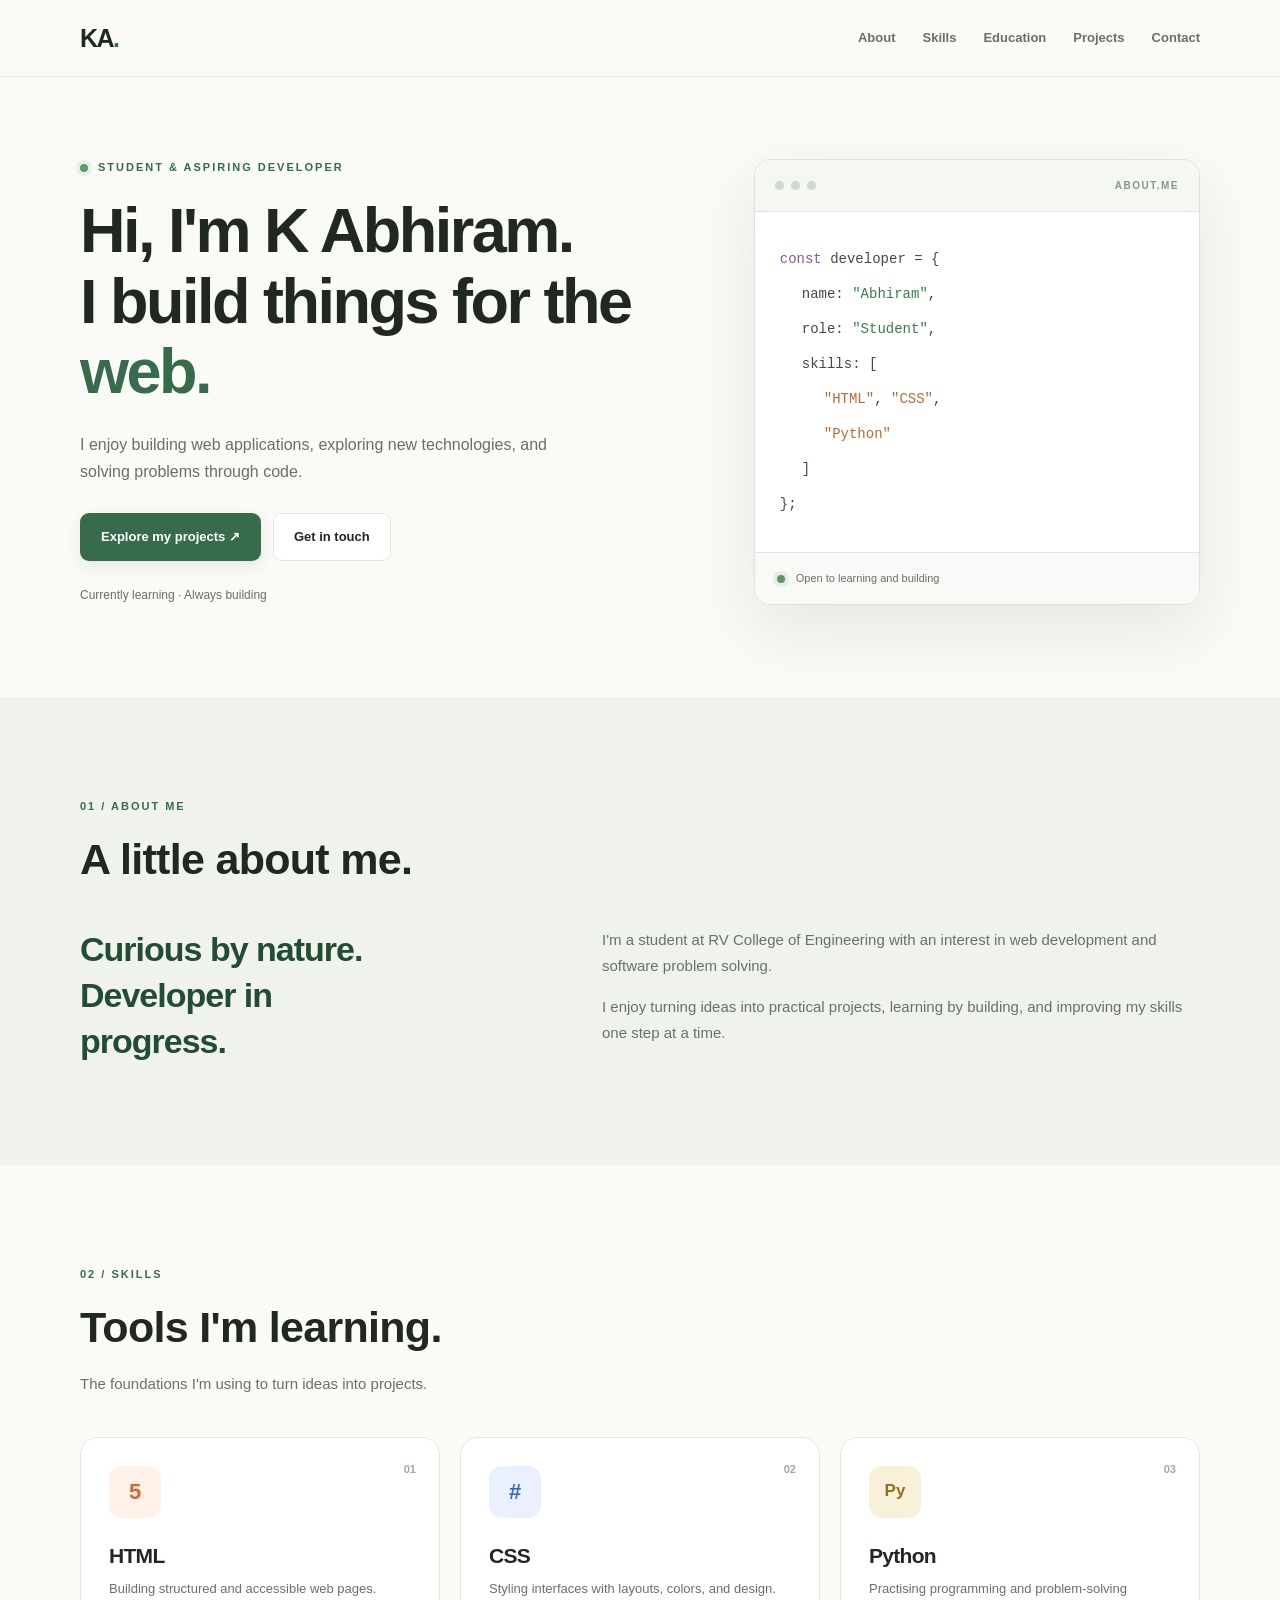
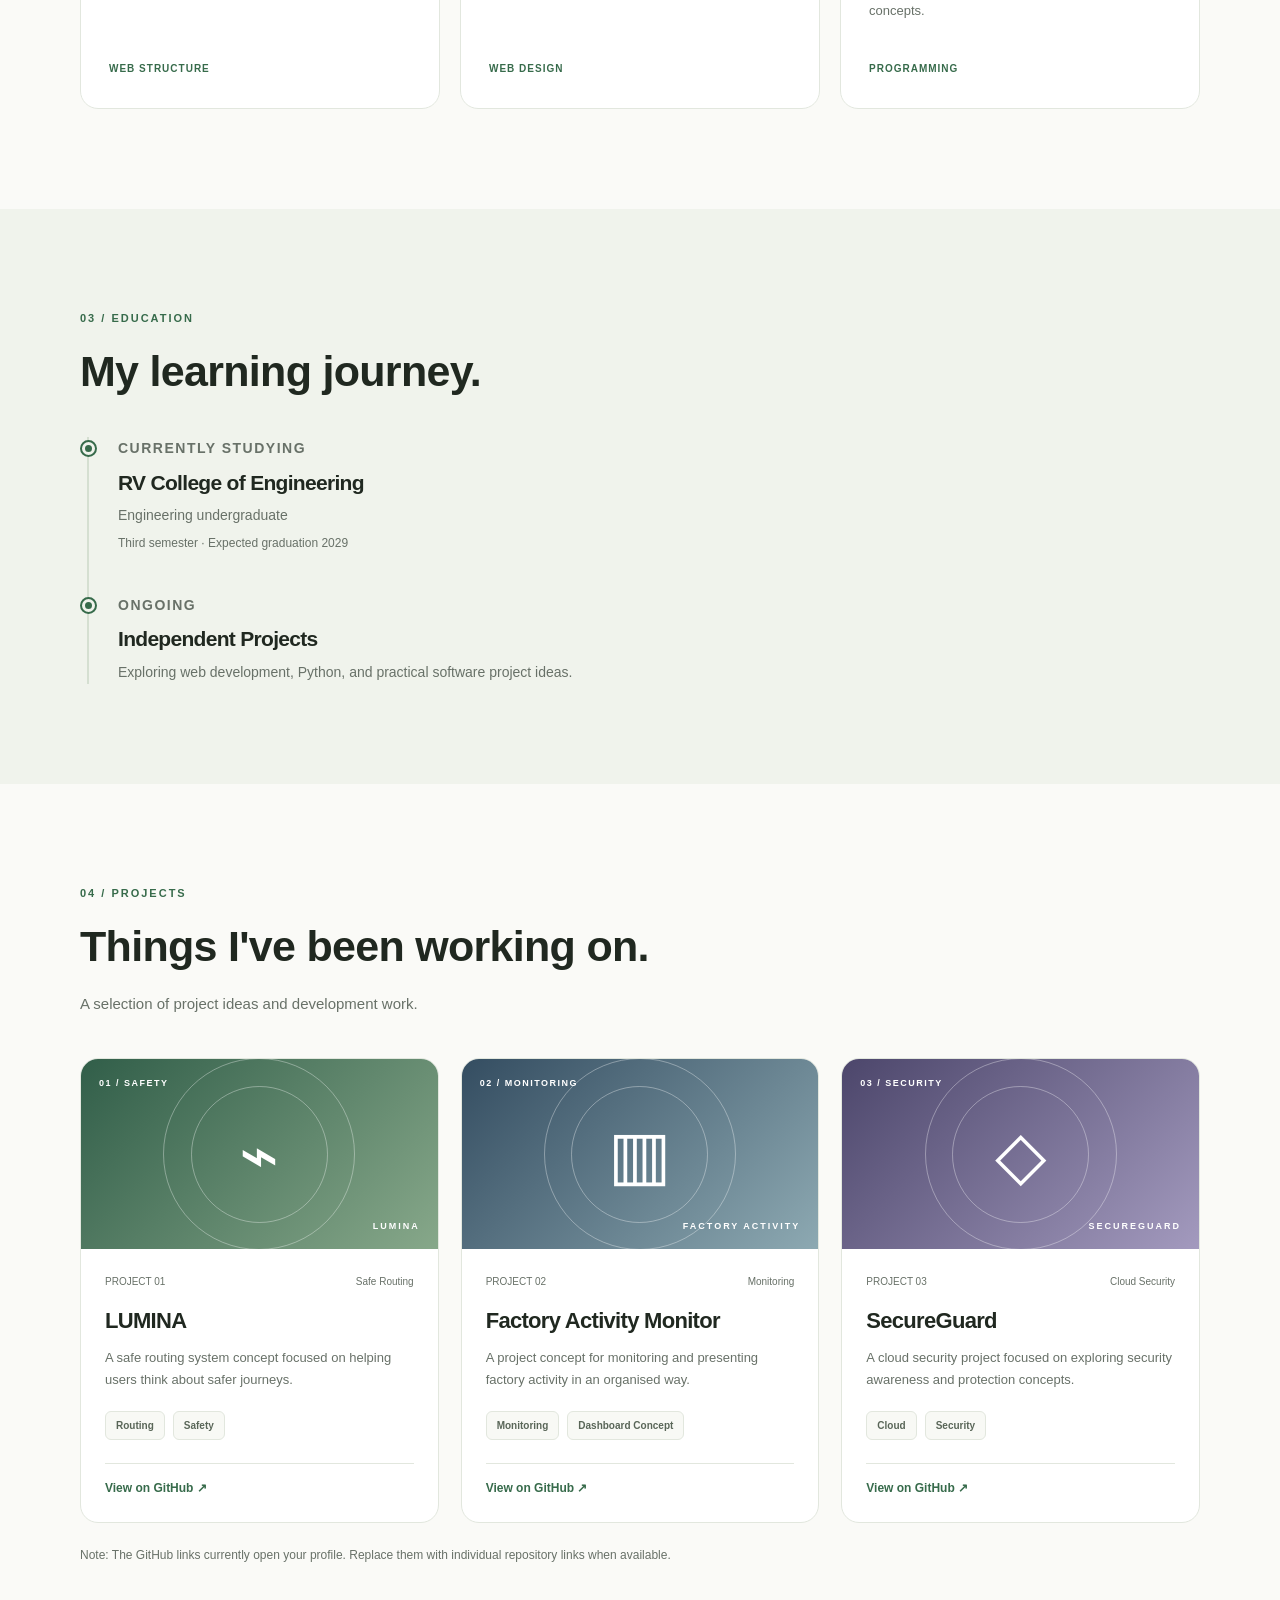
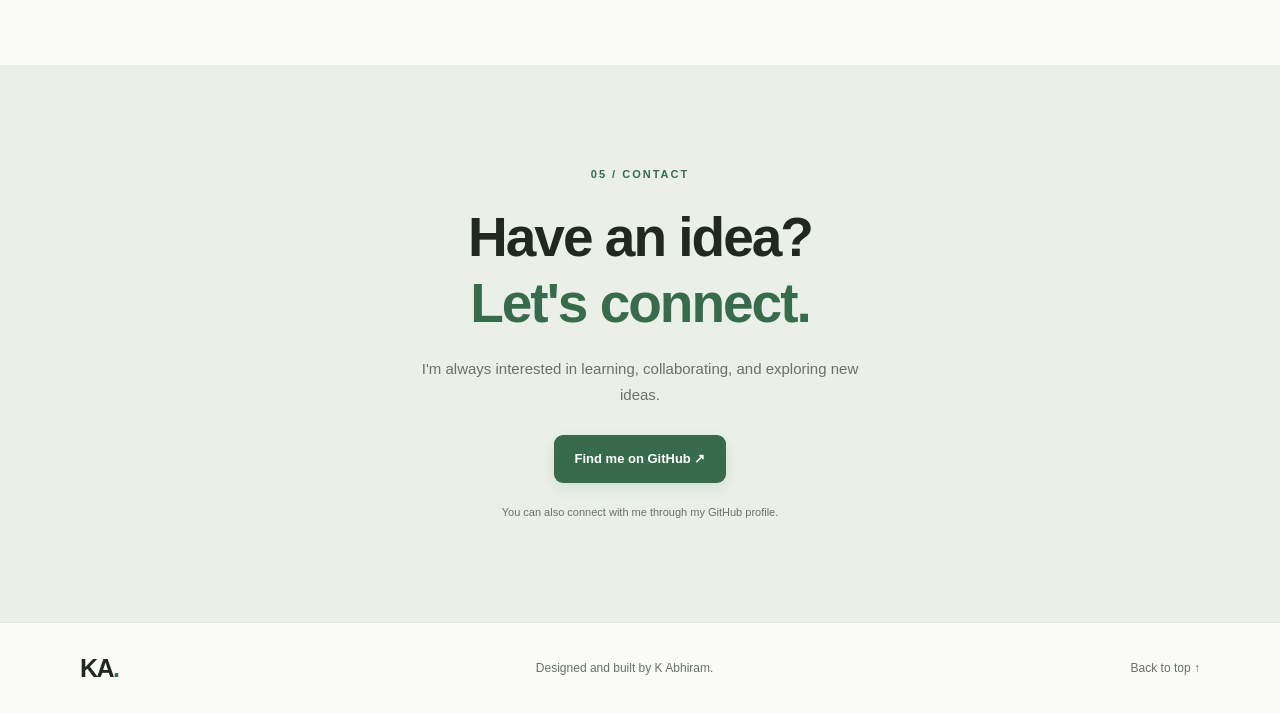
<file: index.html>
<!DOCTYPE html>
<html lang="en">
<head>
    <meta charset="UTF-8">
    <meta name="viewport" content="width=device-width, initial-scale=1.0">
    <meta name="description" content="Portfolio of K Abhiram, a student and aspiring developer interested in web development and problem solving.">
    <title>K Abhiram | Developer Portfolio</title>
    <link rel="stylesheet" href="style.css">
</head>
<body>

    <header class="site-header">
        <nav class="navbar container" aria-label="Main navigation">
            <a class="logo" href="#home">KA<span>.</span></a>

            <div class="nav-links">
                <a href="#about">About</a>
                <a href="#skills">Skills</a>
                <a href="#education">Education</a>
                <a href="#projects">Projects</a>
                <a href="#contact">Contact</a>
            </div>
        </nav>
    </header>

    <main>
        <!-- Hero -->
        <section class="hero container" id="home">
            <div class="hero-content">
                <p class="eyebrow">
                    <span class="status-dot"></span>
                    STUDENT &amp; ASPIRING DEVELOPER
                </p>

                <h1>Hi, I'm K Abhiram.<br>
                    I build things for the <span>web.</span>
                </h1>

                <p class="hero-description">
                    I enjoy building web applications, exploring new
                    technologies, and solving problems through code.
                </p>

                <div class="hero-actions">
                    <a class="button button-primary" href="#projects">
                        Explore my projects ↗
                    </a>
                    <a class="button button-secondary" href="#contact">
                        Get in touch
                    </a>
                </div>

                <p class="hero-note">Currently learning · Always building</p>
            </div>

            <div class="hero-card" aria-label="Developer introduction">
                <div class="card-top">
                    <span class="window-dot"></span>
                    <span class="window-dot"></span>
                    <span class="window-dot"></span>
                    <span class="card-label">ABOUT.ME</span>
                </div>

                <div class="code-preview">
                    <p><span class="code-purple">const</span> developer = {</p>
                    <p class="indent">name: <span class="code-green">"Abhiram"</span>,</p>
                    <p class="indent">role: <span class="code-green">"Student"</span>,</p>
                    <p class="indent">skills: [</p>
                    <p class="indent double-indent">
                        <span class="code-orange">"HTML"</span>,
                        <span class="code-orange">"CSS"</span>,
                    </p>
                    <p class="indent double-indent">
                        <span class="code-orange">"Python"</span>
                    </p>
                    <p class="indent">]</p>
                    <p>};</p>
                </div>

                <div class="card-bottom">
                    <span class="status-dot"></span>
                    Open to learning and building
                </div>
            </div>
        </section>

        <!-- About -->
        <section class="content-section section-tint" id="about">
            <div class="container">
                <p class="eyebrow">01 / ABOUT ME</p>
                <h2>A little about me.</h2>

                <div class="about-grid">
                    <p class="about-lead">
                        Curious by nature. Developer in progress.
                    </p>

                    <div class="about-copy">
                        <p>
                            I'm a student at RV College of Engineering with
                            an interest in web development and software
                            problem solving.
                        </p>
                        <p>
                            I enjoy turning ideas into practical projects,
                            learning by building, and improving my skills
                            one step at a time.
                        </p>
                    </div>
                </div>
            </div>
        </section>

        <!-- Skills -->
        <section class="content-section container" id="skills">
            <p class="eyebrow">02 / SKILLS</p>
            <h2>Tools I'm learning.</h2>
            <p class="section-description">
                The foundations I'm using to turn ideas into projects.
            </p>

            <div class="skills-grid">
                <article class="skill-card">
                    <span class="skill-number">01</span>
                    <div class="skill-icon html-icon">5</div>
                    <h3>HTML</h3>
                    <p>Building structured and accessible web pages.</p>
                    <span class="skill-level">WEB STRUCTURE</span>
                </article>

                <article class="skill-card">
                    <span class="skill-number">02</span>
                    <div class="skill-icon css-icon">#</div>
                    <h3>CSS</h3>
                    <p>Styling interfaces with layouts, colors, and design.</p>
                    <span class="skill-level">WEB DESIGN</span>
                </article>

                <article class="skill-card">
                    <span class="skill-number">03</span>
                    <div class="skill-icon python-icon">Py</div>
                    <h3>Python</h3>
                    <p>Practising programming and problem-solving concepts.</p>
                    <span class="skill-level">PROGRAMMING</span>
                </article>
            </div>
        </section>

        <!-- Education -->
        <section class="content-section section-tint" id="education">
            <div class="container">
                <p class="eyebrow">03 / EDUCATION</p>
                <h2>My learning journey.</h2>

                <div class="education-timeline">
                    <article class="timeline-item">
                        <div class="timeline-marker"></div>
                        <div class="timeline-content">
                            <p class="timeline-date">CURRENTLY STUDYING</p>
                            <h3>RV College of Engineering</h3>
                            <p>Engineering undergraduate</p>
                            <p class="muted">
                                Third semester · Expected graduation 2029
                            </p>
                        </div>
                    </article>

                    <article class="timeline-item">
                        <div class="timeline-marker"></div>
                        <div class="timeline-content">
                            <p class="timeline-date">ONGOING</p>
                            <h3>Independent Projects</h3>
                            <p>
                                Exploring web development, Python, and
                                practical software project ideas.
                            </p>
                        </div>
                    </article>
                </div>
            </div>
        </section>

        <!-- Projects -->
        <section class="content-section container" id="projects">
            <p class="eyebrow">04 / PROJECTS</p>
            <h2>Things I've been working on.</h2>
            <p class="section-description">
                A selection of project ideas and development work.
            </p>

            <div class="projects-grid">
                <article class="project-card">
                    <div class="project-visual lumina-visual">
                        <span class="project-label">01 / SAFETY</span>
                        <span class="project-symbol" aria-hidden="true">⌁</span>
                        <span class="visual-caption">LUMINA</span>
                    </div>

                    <div class="project-details">
                        <div class="project-meta">
                            <span>PROJECT 01</span>
                            <span>Safe Routing</span>
                        </div>
                        <h3>LUMINA</h3>
                        <p>
                            A safe routing system concept focused on
                            helping users think about safer journeys.
                        </p>
                        <div class="tech-tags">
                            <span>Routing</span>
                            <span>Safety</span>
                        </div>
                        <a class="project-link"
                           href="https://github.com/abhiramk2007"
                           target="_blank"
                           rel="noopener noreferrer">
                            View on GitHub ↗
                        </a>
                    </div>
                </article>

                <article class="project-card">
                    <div class="project-visual factory-visual">
                        <span class="project-label">02 / MONITORING</span>
                        <span class="project-symbol" aria-hidden="true">▥</span>
                        <span class="visual-caption">FACTORY ACTIVITY</span>
                    </div>

                    <div class="project-details">
                        <div class="project-meta">
                            <span>PROJECT 02</span>
                            <span>Monitoring</span>
                        </div>
                        <h3>Factory Activity Monitor</h3>
                        <p>
                            A project concept for monitoring and presenting
                            factory activity in an organised way.
                        </p>
                        <div class="tech-tags">
                            <span>Monitoring</span>
                            <span>Dashboard Concept</span>
                        </div>
                        <a class="project-link"
                           href="https://github.com/abhiramk2007"
                           target="_blank"
                           rel="noopener noreferrer">
                            View on GitHub ↗
                        </a>
                    </div>
                </article>

                <article class="project-card">
                    <div class="project-visual secureguard-visual">
                        <span class="project-label">03 / SECURITY</span>
                        <span class="project-symbol" aria-hidden="true">◇</span>
                        <span class="visual-caption">SECUREGUARD</span>
                    </div>

                    <div class="project-details">
                        <div class="project-meta">
                            <span>PROJECT 03</span>
                            <span>Cloud Security</span>
                        </div>
                        <h3>SecureGuard</h3>
                        <p>
                            A cloud security project focused on exploring
                            security awareness and protection concepts.
                        </p>
                        <div class="tech-tags">
                            <span>Cloud</span>
                            <span>Security</span>
                        </div>
                        <a class="project-link"
                           href="https://github.com/abhiramk2007"
                           target="_blank"
                           rel="noopener noreferrer">
                            View on GitHub ↗
                        </a>
                    </div>
                </article>
            </div>

            <p class="project-note">
                Note: The GitHub links currently open your profile.
                Replace them with individual repository links when available.
            </p>
        </section>

        <!-- Contact -->
        <section class="contact-section" id="contact">
            <div class="container contact-inner">
                <p class="eyebrow">05 / CONTACT</p>
                <h2>Have an idea?<br><span>Let's connect.</span></h2>
                <p>
                    I'm always interested in learning, collaborating,
                    and exploring new ideas.
                </p>

                <a class="button button-primary"
                   href="https://github.com/abhiramk2007"
                   target="_blank"
                   rel="noopener noreferrer">
                    Find me on GitHub ↗
                </a>

                <p class="contact-note">
                    You can also connect with me through my GitHub profile.
                </p>
            </div>
        </section>
    </main>

    <footer class="site-footer">
        <div class="container footer-inner">
            <a class="logo" href="#home">KA<span>.</span></a>
            <p>Designed and built by K Abhiram.</p>
            <a href="#home">Back to top ↑</a>
        </div>
    </footer>

</body>
</html>
</file>
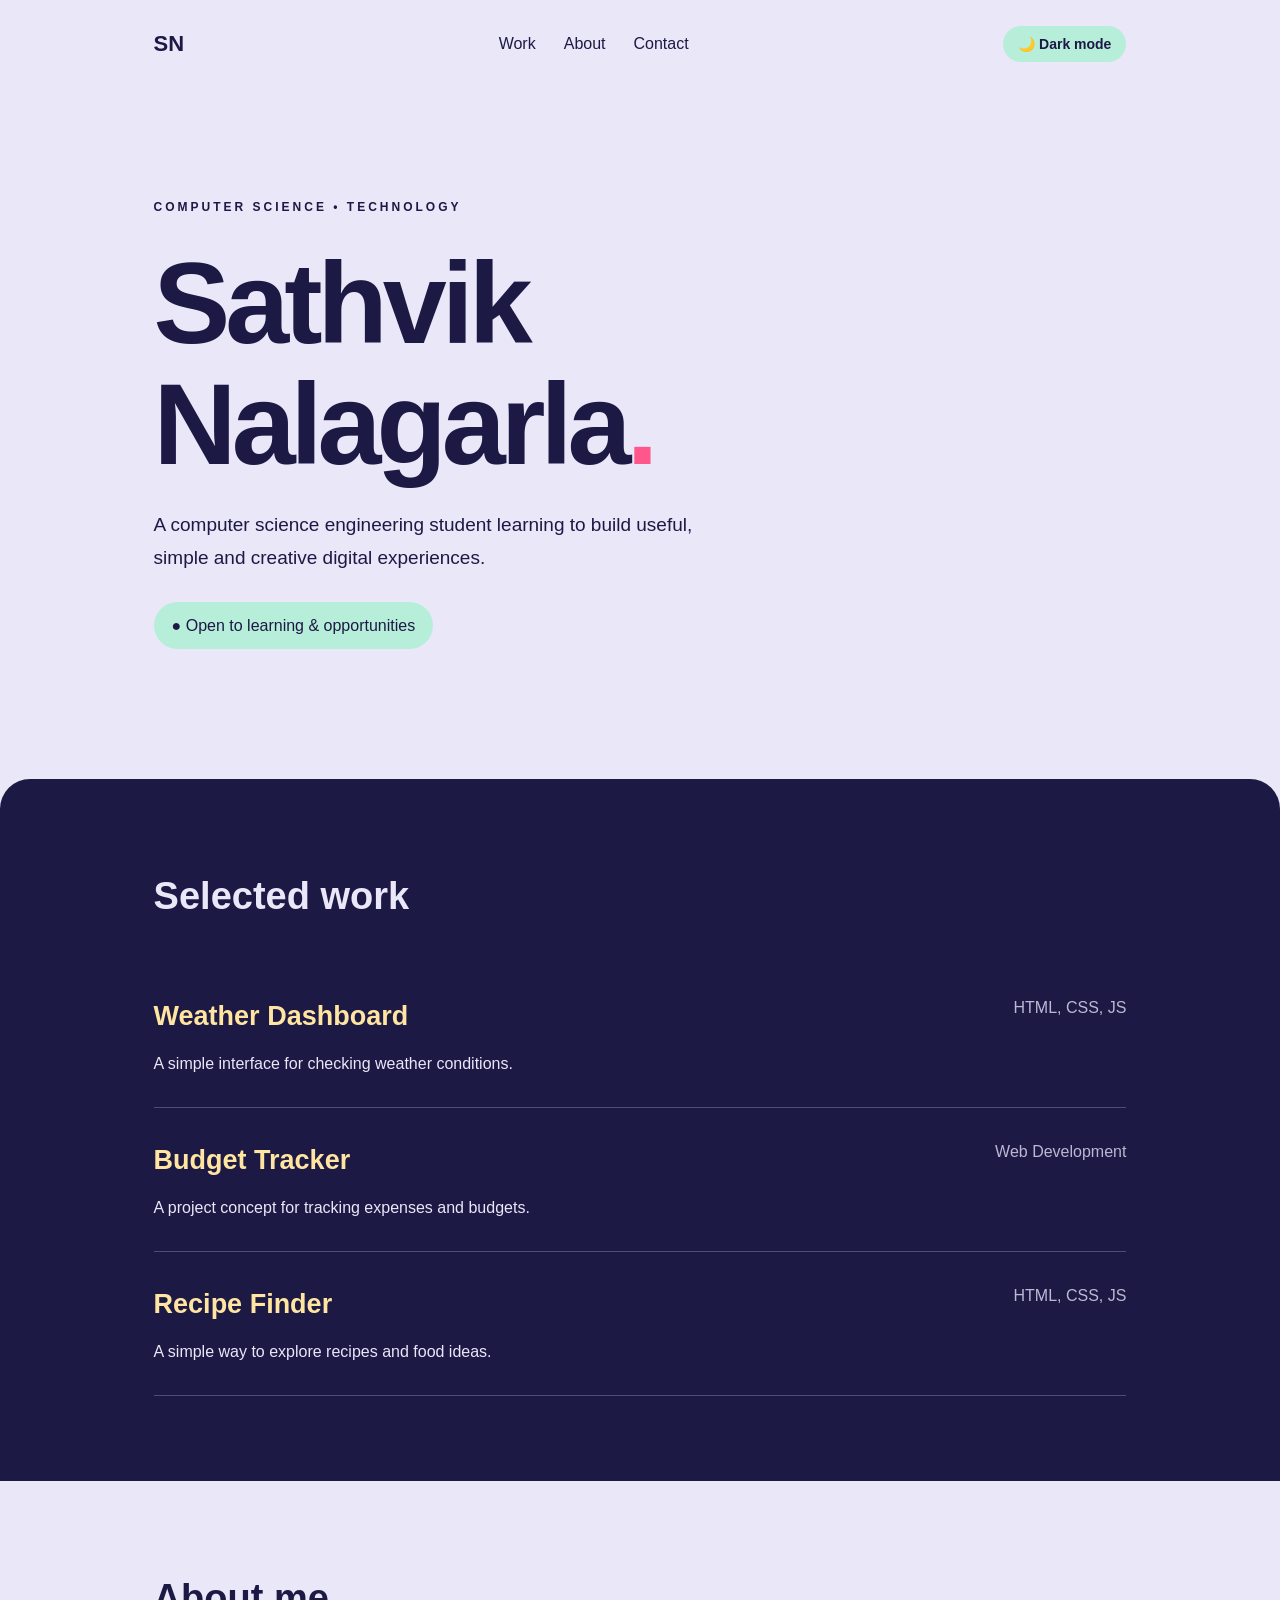
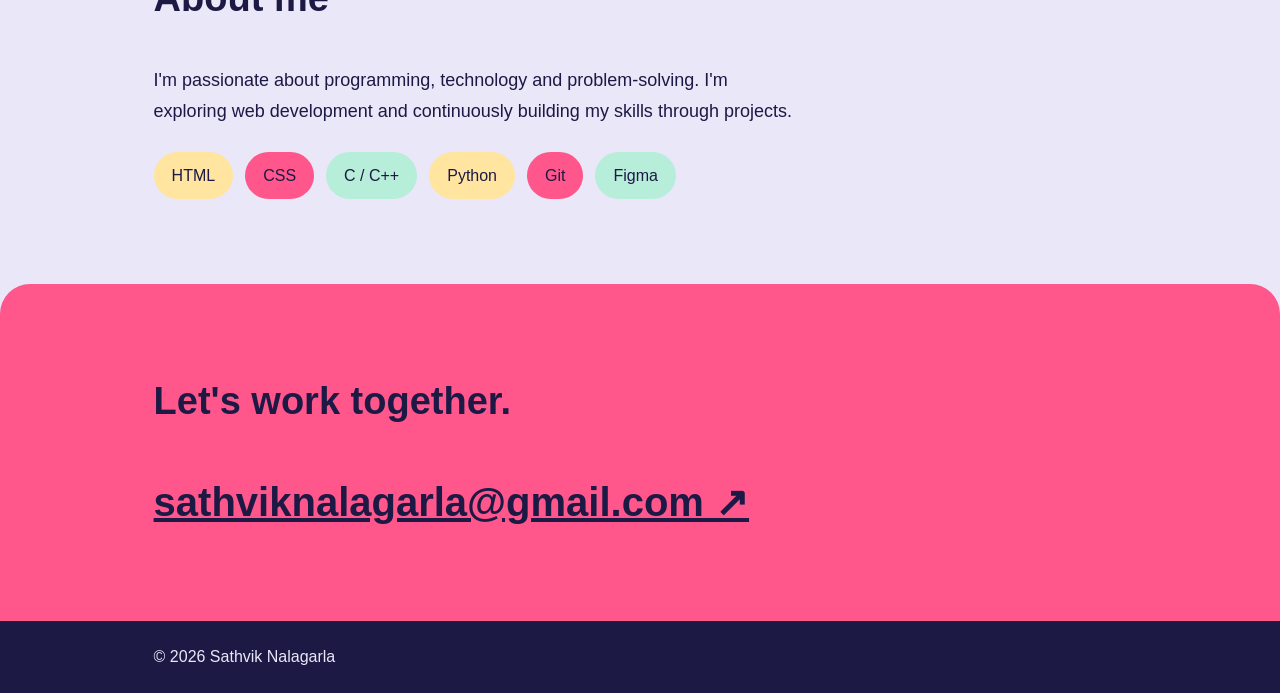
<file: portfolio-sathvik/index.html>
<!DOCTYPE html>
<html lang="en">
<head>
  <meta charset="UTF-8">
  <meta name="viewport" content="width=device-width, initial-scale=1.0">
  <title>Sathvik Nalagarla | Portfolio</title>
  <link rel="stylesheet" href="style.css">
</head>
<body>
  <header>
    <a class="logo" href="#home">SN</a>
    <nav>
      <a href="#work">Work</a>
      <a href="#about">About</a>
      <a href="#contact">Contact</a>
    </nav>
    <button id="theme-toggle" aria-label="Switch theme">
  🌙 Dark mode
</button>
  </header>

  <main>
    <section class="hero" id="home">
      <p class="eyebrow">COMPUTER SCIENCE • TECHNOLOGY</p>
      <h1>Sathvik<br>Nalagarla<span>.</span></h1>
      <p class="intro">A computer science engineering student learning
        to build useful, simple and creative digital experiences.</p>
      <a class="pill" href="#contact">● Open to learning & opportunities</a>
    </section>

    <section class="work" id="work">
      <h2>Selected work</h2>

      <article class="project">
        <div>
          <h3>Weather Dashboard</h3>
          <p>A simple interface for checking weather conditions.</p>
        </div>
        <span>HTML, CSS, JS</span>
      </article>

      <article class="project">
        <div>
          <h3>Budget Tracker</h3>
          <p>A project concept for tracking expenses and budgets.</p>
        </div>
        <span>Web Development</span>
      </article>

      <article class="project">
        <div>
          <h3>Recipe Finder</h3>
          <p>A simple way to explore recipes and food ideas.</p>
        </div>
        <span>HTML, CSS, JS</span>
      </article>
    </section>

    <section class="about" id="about">
      <h2>About me</h2>
      <p>I'm passionate about programming, technology and
        problem-solving. I'm exploring web development and
        continuously building my skills through projects.</p>
      <div class="skills">
        <span>HTML</span><span>CSS</span><span>C / C++</span>
        <span>Python</span><span>Git</span><span>Figma</span>
      </div>
    </section>

    <section class="contact" id="contact">
      <h2>Let's work together.</h2>
      <a href="mailto:sathviknalagarla@gmail.com">
        sathviknalagarla@gmail.com ↗
      </a>
    </section>
  </main>

  <footer>© 2026 Sathvik Nalagarla</footer>
  <script>
  const toggle = document.getElementById("theme-toggle");

  toggle.addEventListener("click", () => {
    document.body.classList.toggle("dark-mode");

    const isDark = document.body.classList.contains("dark-mode");
    toggle.textContent = isDark ? "☀️ Light mode" : "🌙 Dark mode";
  });
</script>
</body>
</html>
</file>
<file: style.css>
/* ---------- Base and variables ---------- */
:root {
    --background: #fafaf7;
    --surface: #ffffff;
    --surface-tint: #f0f3ec;
    --green: #376b4b;
    --green-dark: #234c34;
    --green-light: #dce9dc;
    --text: #202820;
    --text-muted: #687168;
    --border: #e2e7de;
    --radius: 18px;
    --shadow: 0 12px 35px rgba(32, 50, 35, 0.07);
}

* {
    margin: 0;
    padding: 0;
    box-sizing: border-box;
}

html {
    scroll-behavior: smooth;
    scroll-padding-top: 90px;
}

body {
    background: var(--background);
    color: var(--text);
    font-family: -apple-system, BlinkMacSystemFont, "Segoe UI",
        Roboto, Helvetica, Arial, sans-serif;
    line-height: 1.7;
    -webkit-font-smoothing: antialiased;
}

a {
    color: inherit;
    text-decoration: none;
}

button,
a {
    -webkit-tap-highlight-color: transparent;
}

a:focus-visible {
    outline: 3px solid var(--green);
    outline-offset: 5px;
    border-radius: 4px;
}

.container {
    width: min(1120px, calc(100% - 48px));
    margin-inline: auto;
}

section[id] {
    scroll-margin-top: 85px;
}

.eyebrow {
    margin-bottom: 18px;
    color: var(--green);
    font-size: 11px;
    font-weight: 800;
    letter-spacing: 2px;
}

h1,
h2,
h3 {
    line-height: 1.2;
    letter-spacing: -0.7px;
}

h2 {
    margin-bottom: 18px;
    font-size: clamp(30px, 4vw, 43px);
    font-weight: 700;
}

.section-description {
    max-width: 560px;
    margin-bottom: 38px;
    color: var(--text-muted);
    font-size: 15px;
}

.section-tint {
    background: var(--surface-tint);
}

/* ---------- Navigation ---------- */
.site-header {
    position: sticky;
    z-index: 100;
    top: 0;
    background: rgba(250, 250, 247, 0.93);
    border-bottom: 1px solid rgba(226, 231, 222, 0.8);
    backdrop-filter: blur(14px);
}

.navbar {
    min-height: 76px;
    display: flex;
    align-items: center;
    justify-content: space-between;
    gap: 24px;
}

.logo {
    color: var(--text);
    font-size: 25px;
    font-weight: 850;
    letter-spacing: -1.5px;
}

.logo span {
    color: var(--green);
}

.nav-links {
    display: flex;
    align-items: center;
    flex-wrap: wrap;
    gap: 27px;
}

.nav-links a {
    color: var(--text-muted);
    font-size: 13px;
    font-weight: 600;
    transition: color 0.2s ease;
}

.nav-links a:hover {
    color: var(--green);
}

/* ---------- Buttons ---------- */
.button {
    display: inline-flex;
    min-height: 48px;
    align-items: center;
    justify-content: center;
    gap: 8px;
    padding: 12px 20px;
    border: 1px solid transparent;
    border-radius: 9px;
    font-size: 13px;
    font-weight: 700;
    transition:
        transform 0.2s ease,
        background 0.2s ease,
        color 0.2s ease,
        box-shadow 0.2s ease;
}

.button:hover {
    transform: translateY(-3px);
}

.button-primary {
    background: var(--green);
    color: white;
    box-shadow: 0 5px 14px rgba(55, 107, 75, 0.12);
}

.button-primary:hover {
    background: var(--green-dark);
    box-shadow: 0 9px 22px rgba(55, 107, 75, 0.2);
}

.button-secondary {
    background: var(--surface);
    color: var(--text);
    border-color: var(--border);
}

.button-secondary:hover {
    border-color: var(--green);
    color: var(--green);
}

/* ---------- Hero ---------- */
.hero {
    min-height: 620px;
    display: grid;
    grid-template-columns: 1.15fr 0.85fr;
    align-items: center;
    gap: 70px;
    padding-top: 80px;
    padding-bottom: 90px;
}

.hero-content {
    animation: fade-up 0.7s ease both;
}

.status-dot {
    display: inline-block;
    width: 8px;
    height: 8px;
    flex-shrink: 0;
    border-radius: 50%;
    background: #5b9a69;
    box-shadow: 0 0 0 4px rgba(91, 154, 105, 0.12);
}

.hero .eyebrow {
    display: flex;
    align-items: center;
    gap: 10px;
}

.hero h1 {
    margin-bottom: 24px;
    font-size: clamp(39px, 5.2vw, 63px);
    font-weight: 800;
    line-height: 1.12;
    letter-spacing: -2.5px;
}

.hero h1 span,
.contact-inner h2 span {
    color: var(--green);
}

.hero-description {
    max-width: 480px;
    margin-bottom: 28px;
    color: var(--text-muted);
    font-size: 16px;
}

.hero-actions {
    display: flex;
    flex-wrap: wrap;
    gap: 12px;
}

.hero-note {
    margin-top: 24px;
    color: var(--text-muted);
    font-size: 12px;
}

.hero-card {
    overflow: hidden;
    border: 1px solid #dce4d9;
    border-radius: 16px;
    background: #fff;
    box-shadow: 0 25px 65px rgba(35, 76, 52, 0.1);
    transform: rotate(1deg);
    animation: fade-up 0.8s 0.1s ease both;
}

.card-top {
    display: flex;
    align-items: center;
    gap: 7px;
    padding: 17px 20px;
    background: #f5f7f2;
    border-bottom: 1px solid var(--border);
}

.window-dot {
    width: 9px;
    height: 9px;
    border-radius: 50%;
    background: #d2d9ce;
}

.card-label {
    margin-left: auto;
    color: #8a9588;
    font-size: 10px;
    font-weight: 800;
    letter-spacing: 1.5px;
}

.code-preview {
    padding: 30px 25px;
    background: #fff;
    color: #414b42;
    font-family: "SFMono-Regular", Consolas, "Liberation Mono", monospace;
    font-size: clamp(11px, 1.2vw, 14px);
    line-height: 2.5;
}

.code-preview p {
    overflow-wrap: anywhere;
}

.indent {
    padding-left: 22px;
}

.double-indent {
    padding-left: 44px;
}

.code-purple {
    color: #8658a8;
}

.code-green {
    color: #397c50;
}

.code-orange {
    color: #b86b35;
}

.card-bottom {
    display: flex;
    align-items: center;
    gap: 11px;
    padding: 16px 22px;
    border-top: 1px solid var(--border);
    background: #f9faf7;
    color: var(--text-muted);
    font-size: 11px;
}

/* ---------- Section layout ---------- */
.content-section {
    padding-top: 100px;
    padding-bottom: 100px;
}

.about-grid {
    display: grid;
    grid-template-columns: 0.85fr 1.15fr;
    gap: 80px;
    margin-top: 42px;
}

.about-lead {
    max-width: 330px;
    color: var(--green-dark);
    font-size: clamp(24px, 3vw, 34px);
    font-weight: 700;
    line-height: 1.35;
    letter-spacing: -1px;
}

.about-copy p {
    margin-bottom: 16px;
    color: var(--text-muted);
    font-size: 15px;
}

.about-copy p:last-child {
    margin-bottom: 0;
}

/* ---------- Skills ---------- */
.skills-grid {
    display: grid;
    grid-template-columns: repeat(3, minmax(0, 1fr));
    gap: 20px;
    margin-top: 40px;
}

.skill-card {
    position: relative;
    padding: 28px;
    border: 1px solid var(--border);
    border-radius: var(--radius);
    background: var(--surface);
    transition:
        transform 0.25s ease,
        box-shadow 0.25s ease,
        border-color 0.25s ease;
}

.skill-card:hover {
    transform: translateY(-6px);
    border-color: #b8cdb8;
    box-shadow: var(--shadow);
}

.skill-number {
    position: absolute;
    top: 22px;
    right: 23px;
    color: #a1aa9e;
    font-size: 11px;
    font-weight: 700;
}

.skill-icon {
    width: 52px;
    height: 52px;
    display: grid;
    place-items: center;
    margin-bottom: 25px;
    border-radius: 13px;
    font-size: 22px;
    font-weight: 800;
}

.html-icon {
    background: #fff0e8;
    color: #d76538;
}

.css-icon {
    background: #eaf0ff;
    color: #3868c5;
}

.python-icon {
    background: #f8f0d9;
    color: #8c711f;
    font-size: 17px;
}

.skill-card h3 {
    margin-bottom: 10px;
    font-size: 21px;
}

.skill-card p {
    min-height: 53px;
    margin-bottom: 22px;
    color: var(--text-muted);
    font-size: 13px;
}

.skill-level {
    color: var(--green);
    font-size: 10px;
    font-weight: 800;
    letter-spacing: 1px;
}

/* ---------- Education timeline ---------- */
.education-timeline {
    max-width: 720px;
    margin-top: 40px;
    margin-left: 7px;
    padding-left: 29px;
    border-left: 2px solid #d5dfd1;
}

.timeline-item {
    position: relative;
    padding-bottom: 40px;
}

.timeline-item:last-child {
    padding-bottom: 0;
}

.timeline-marker {
    position: absolute;
    top: 5px;
    left: -36px;
    width: 13px;
    height: 13px;
    border: 3px solid var(--surface-tint);
    border-radius: 50%;
    outline: 2px solid var(--green);
    background: var(--green);
}

.timeline-date {
    margin-bottom: 9px;
    color: var(--green);
    font-size: 10px;
    font-weight: 800;
    letter-spacing: 1.5px;
}

.timeline-content h3 {
    margin-bottom: 9px;
    font-size: 21px;
}

.timeline-content p {
    color: var(--text-muted);
    font-size: 14px;
}

.timeline-content .muted {
    margin-top: 5px;
    font-size: 12px;
}

/* ---------- Projects ---------- */
.projects-grid {
    display: grid;
    grid-template-columns: repeat(3, minmax(0, 1fr));
    align-items: stretch;
    gap: 22px;
    margin-top: 42px;
}

.project-card {
    overflow: hidden;
    display: flex;
    flex-direction: column;
    min-width: 0;
    border: 1px solid var(--border);
    border-radius: var(--radius);
    background: var(--surface);
    transition:
        transform 0.25s ease,
        box-shadow 0.25s ease,
        border-color 0.25s ease;
}

.project-card:hover {
    transform: translateY(-7px);
    border-color: #bdcfbb;
    box-shadow: var(--shadow);
}

.project-visual {
    position: relative;
    min-height: 190px;
    display: flex;
    align-items: center;
    justify-content: center;
    overflow: hidden;
}

.project-visual::before,
.project-visual::after {
    position: absolute;
    content: "";
    border: 1px solid rgba(255, 255, 255, 0.35);
    border-radius: 50%;
    pointer-events: none;
}

.project-visual::before {
    width: 190px;
    height: 190px;
}

.project-visual::after {
    width: 135px;
    height: 135px;
}

.lumina-visual {
    background: linear-gradient(135deg, #315e49, #87a88a);
    color: #fff;
}

.factory-visual {
    background: linear-gradient(135deg, #344d61, #8da9b2);
    color: #fff;
}

.secureguard-visual {
    background: linear-gradient(135deg, #4c466b, #a39abe);
    color: #fff;
}

.project-label {
    position: absolute;
    z-index: 1;
    top: 17px;
    left: 18px;
    font-size: 9px;
    font-weight: 800;
    letter-spacing: 1.5px;
}

.project-symbol {
    z-index: 1;
    font-size: 67px;
    font-weight: 300;
    line-height: 1;
    transition: transform 0.3s ease;
}

.project-card:hover .project-symbol {
    transform: scale(1.12) rotate(-5deg);
}

.visual-caption {
    position: absolute;
    z-index: 1;
    right: 18px;
    bottom: 15px;
    font-size: 9px;
    font-weight: 800;
    letter-spacing: 2px;
}

.project-details {
    display: flex;
    flex: 1;
    flex-direction: column;
    align-items: flex-start;
    padding: 24px;
}

.project-meta {
    width: 100%;
    display: flex;
    flex-wrap: wrap;
    justify-content: space-between;
    gap: 8px;
    margin-bottom: 18px;
    color: var(--text-muted);
    font-size: 10px;
}

.project-details h3 {
    margin-bottom: 12px;
    font-size: 22px;
    overflow-wrap: anywhere;
}

.project-details > p {
    margin-bottom: 20px;
    color: var(--text-muted);
    font-size: 13px;
}

.tech-tags {
    display: flex;
    flex-wrap: wrap;
    gap: 8px;
    margin-bottom: 23px;
}

.tech-tags span {
    padding: 5px 10px;
    border: 1px solid var(--border);
    border-radius: 6px;
    background: #f8f9f5;
    color: #596658;
    font-size: 10px;
    font-weight: 600;
}

.project-link {
    display: inline-block;
    margin-top: auto;
    padding-top: 14px;
    border-top: 1px solid var(--border);
    width: 100%;
    color: var(--green);
    font-size: 12px;
    font-weight: 800;
    transition: color 0.2s ease;
}

.project-link:hover {
    color: var(--green-dark);
    text-decoration: underline;
    text-underline-offset: 4px;
}

.project-note {
    margin-top: 22px;
    color: var(--text-muted);
    font-size: 12px;
}

/* ---------- Contact ---------- */
.contact-section {
    padding-top: 100px;
    padding-bottom: 100px;
    background: #eaf0e7;
    text-align: center;
}

.contact-inner {
    display: flex;
    flex-direction: column;
    align-items: center;
}

.contact-inner .eyebrow {
    margin-bottom: 20px;
}

.contact-inner h2 {
    margin-bottom: 20px;
    font-size: clamp(36px, 5vw, 55px);
    letter-spacing: -2px;
}

.contact-inner > p:not(.eyebrow):not(.contact-note) {
    max-width: 480px;
    margin-bottom: 28px;
    color: var(--text-muted);
    font-size: 15px;
}

.contact-note {
    margin-top: 20px;
    color: var(--text-muted);
    font-size: 11px;
}

/* ---------- Footer ---------- */
.site-footer {
    border-top: 1px solid var(--border);
    background: var(--background);
}

.footer-inner {
    min-height: 90px;
    display: flex;
    align-items: center;
    justify-content: space-between;
    gap: 20px;
}

.footer-inner p,
.footer-inner > a:last-child {
    color: var(--text-muted);
    font-size: 12px;
}

.footer-inner > a:last-child:hover {
    color: var(--green);
}

/* ---------- Animation ---------- */
@keyframes fade-up {
    from {
        opacity: 0;
        transform: translateY(16px);
    }

    to {
        opacity: 1;
        transform: translateY(0);
    }
}

/* ---------- Tablet ---------- */
@media (max-width: 900px) {
    .hero {
        grid-template-columns: 1fr 0.85fr;
        gap: 35px;
        min-height: 560px;
    }

    .hero h1 {
        font-size: clamp(36px, 5vw, 48px);
        letter-spacing: -1.8px;
    }

    .skills-grid,
    .projects-grid {
        grid-template-columns: repeat(2, minmax(0, 1fr));
    }

    .project-card:last-child {
        grid-column: 1 / -1;
    }

    .project-card:last-child .project-visual {
        min-height: 170px;
    }

    .about-grid {
        gap: 40px;
    }
}

/* ---------- Mobile ---------- */
@media (max-width: 650px) {
    .container {
        width: min(100% - 32px, 480px);
    }

    html {
        scroll-padding-top: 120px;
    }

    .navbar {
        min-height: auto;
        flex-direction: column;
        align-items: flex-start;
        gap: 10px;
        padding-top: 14px;
        padding-bottom: 14px;
    }

    .nav-links {
        width: 100%;
        gap: 10px 19px;
    }

    .nav-links a {
        font-size: 12px;
    }

    .hero {
        grid-template-columns: 1fr;
        gap: 40px;
        min-height: auto;
        padding-top: 65px;
        padding-bottom: 70px;
    }

    .hero h1 {
        font-size: clamp(39px, 10vw, 53px);
    }

    .hero-description {
        font-size: 15px;
    }

    .hero-card {
        max-width: 440px;
        width: 100%;
        margin-inline: auto;
    }

    .content-section {
        padding-top: 70px;
        padding-bottom: 70px;
    }

    h2 {
        font-size: 32px;
    }

    .about-grid {
        grid-template-columns: 1fr;
        gap: 22px;
        margin-top: 28px;
    }

    .about-lead {
        max-width: 400px;
        font-size: 28px;
    }

    .skills-grid,
    .projects-grid {
        grid-template-columns: 1fr;
    }

    .project-card:last-child {
        grid-column: auto;
    }

    .project-card:last-child .project-visual {
        min-height: 190px;
    }

    .skill-card {
        padding: 24px;
    }

    .skill-card p {
        min-height: 0;
    }

    .education-timeline {
        margin-left: 5px;
        padding-left: 24px;
    }

    .timeline-marker {
        left: -31px;
    }

    .timeline-content h3 {
        font-size: 19px;
    }

    .contact-section {
        padding-top: 75px;
        padding-bottom: 75px;
    }

    .contact-inner h2 {
        font-size: 39px;
    }

    .footer-inner {
        min-height: auto;
        flex-wrap: wrap;
        justify-content: space-between;
        padding-top: 22px;
        padding-bottom: 22px;
    }

    .footer-inner p {
        order: 3;
        width: 100%;
    }
}

/* ---------- Reduced motion accessibility ---------- */
@media (prefers-reduced-motion: reduce) {
    *,
    *::before,
    *::after {
        scroll-behavior: auto !important;
        animation-duration: 0.01ms !important;
        animation-iteration-count: 1 !important;
        transition-duration: 0.01ms !important;
    }
}
</file>
<file: portfolio-sathvik/style.css>
* {
  margin: 0;
  padding: 0;
  box-sizing: border-box;
  scroll-behavior: smooth;
}

body {
  font-family: Arial, sans-serif;
  background: #e9e7f8;
  color: #1d1945;
  line-height: 1.7;
}

header {
  padding: 25px 12%;
  display: flex;
  justify-content: space-between;
  align-items: center;
}

a {
  color: inherit;
}

.logo {
  font-weight: bold;
  font-size: 22px;
  text-decoration: none;
}

nav {
  display: flex;
  gap: 28px;
}

nav a {
  text-decoration: none;
}

.hero {
  padding: 110px 12% 130px;
}

.eyebrow {
  font-size: 12px;
  letter-spacing: 3px;
  font-weight: bold;
}

h1 {
  font-size: clamp(55px, 9vw, 115px);
  line-height: 1.05;
  letter-spacing: -5px;
  margin: 25px 0;
}

h1 span {
  color: #ff568c;
}

.intro {
  max-width: 560px;
  font-size: 19px;
  margin-bottom: 28px;
}

.pill, .skills span {
  display: inline-block;
  background: #b7eed9;
  padding: 10px 18px;
  border-radius: 30px;
  text-decoration: none;
}

.work {
  background: #1d1945;
  color: #e9e7f8;
  padding: 85px 12%;
  border-radius: 30px 30px 0 0;
}

h2 {
  font-size: 38px;
  margin-bottom: 35px;
}

.project {
  display: flex;
  justify-content: space-between;
  gap: 20px;
  padding: 30px 0;
  border-bottom: 1px solid #514c70;
}

.project h3 {
  color: #ffe5a0;
  font-size: 27px;
  margin-bottom: 10px;
}

.project p {
  max-width: 520px;
}

.project span {
  color: #bcb7d2;
  white-space: nowrap;
}

.about {
  padding: 85px 12%;
}

.about p {
  max-width: 650px;
  font-size: 18px;
  margin-bottom: 25px;
}

.skills {
  display: flex;
  flex-wrap: wrap;
  gap: 12px;
}

.skills span:nth-child(3n + 1) {
  background: #ffe5a0;
}

.skills span:nth-child(3n + 2) {
  background: #ff568c;
}

.contact {
  background: #ff568c;
  padding: 85px 12%;
  border-radius: 30px 30px 0 0;
}

.contact a {
  font-size: clamp(20px, 4vw, 40px);
  font-weight: bold;
  overflow-wrap: anywhere;
}

footer {
  background: #1d1945;
  color: #e9e7f8;
  padding: 22px 12%;
}

@media (max-width: 600px) {
  header {
    padding: 20px 6%;
  }

  nav {
    gap: 14px;
  }

  .hero, .about, .contact {
    padding: 65px 7%;
  }

  .work {
    padding: 60px 7%;
  }

  h1 {
    letter-spacing: -2px;
  }

  .project {
    flex-direction: column;
  }
}
/* Theme toggle button */
#theme-toggle {
  background: #b7eed9;
  color: #1d1945;
  border: none;
  padding: 10px 15px;
  border-radius: 25px;
  cursor: pointer;
  font-size: 14px;
  font-weight: bold;
}

/* Smooth theme transition */
body,
header,
.hero,
.work,
.about,
.contact,
footer {
  transition: background-color 0.3s, color 0.3s;
}

/* Dark mode */
body.dark-mode {
  background: #111827;
  color: #f3f4f6;
}

body.dark-mode header,
body.dark-mode .hero,
body.dark-mode .about {
  background: #111827;
  color: #f3f4f6;
}

body.dark-mode .work,
body.dark-mode footer {
  background: #080b14;
  color: #f3f4f6;
}

body.dark-mode .contact {
  background: #312344;
  color: #f3f4f6;
}

body.dark-mode .project h3 {
  color: #ffe5a0;
}

body.dark-mode .project span {
  color: #c4c4d4;
}

body.dark-mode nav a {
  color: #f3f4f6;
}

body.dark-mode .skills span {
  color: #1d1945;
}
</file>
